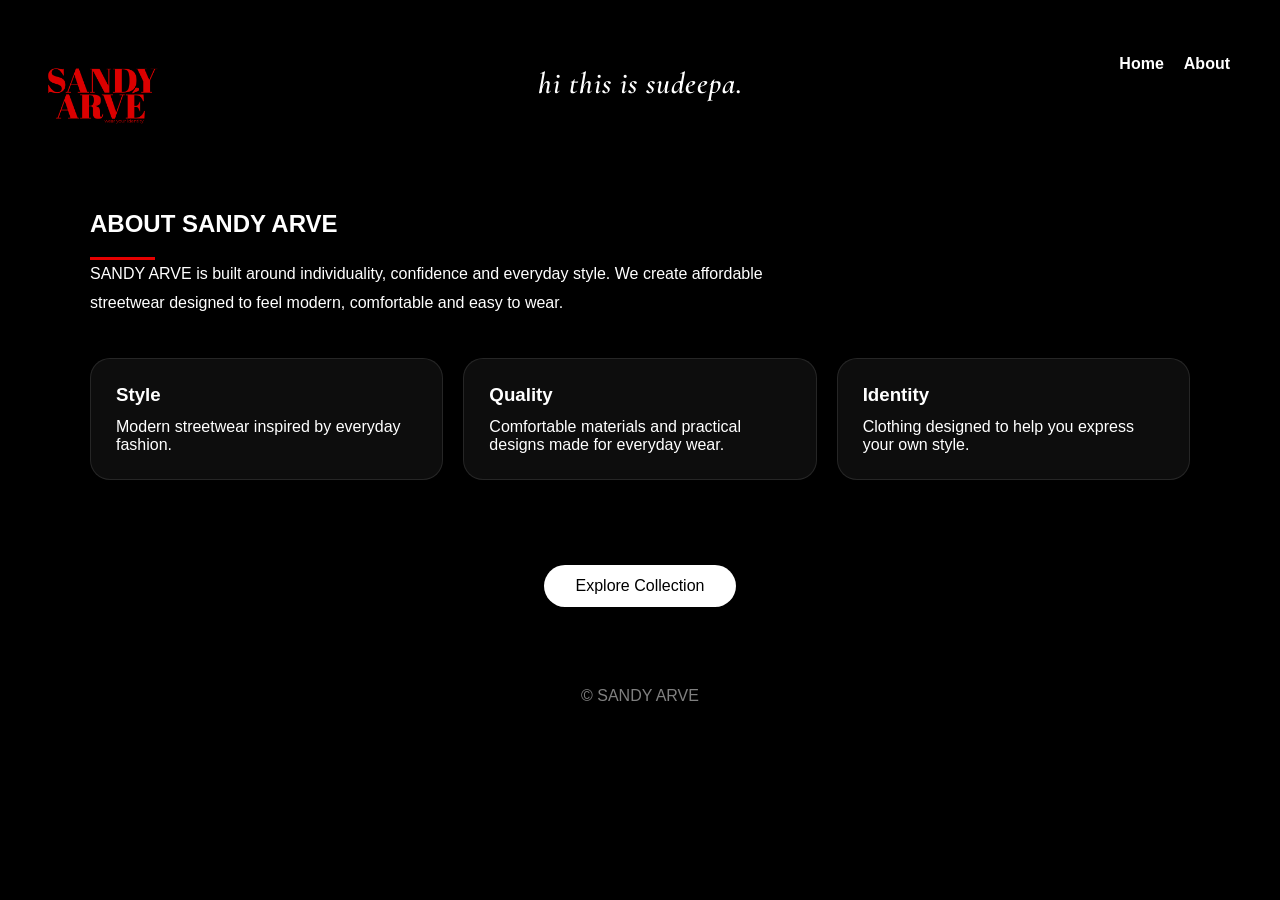
<file: about.html>
<!DOCTYPE html>
<html lang="en">
<head>

    <meta charset="UTF-8">
    <meta name="viewport"
          content="width=device-width, initial-scale=1.0">

    <title>About | SANDY ARVE</title>
    <link rel="stylesheet" href="style.css">
<link rel="preconnect" href="https://fonts.googleapis.com">
<link rel="preconnect" href="https://fonts.gstatic.com" crossorigin>
<link href="https://fonts.googleapis.com/css2?family=Cormorant+Garamond:ital,wght@1,600&display=swap" rel="stylesheet">
</head>

<body>

<header>

    <img src="images/logo.png" alt="Sandy Arve Logo" class="siteLogo">

    <p class="aboutTagline">hi this is sudeepa.</p>

    <nav>
        <a href="index.html">Home</a>
        <a href="about.html">About</a>
    </nav>

</header>

<section class="about-section">

    <div class="about-text">
        <h2>ABOUT SANDY ARVE</h2>
        <p>SANDY ARVE is built around individuality, confidence and everyday style.
    We create affordable streetwear designed to feel modern, comfortable and easy to wear.</p>
    </div>

    <div class="about-features">

    <div class="feature-card">
        <h3>Style</h3>
        <p>Modern streetwear inspired by everyday fashion.</p>
    </div>

    <div class="feature-card">
        <h3>Quality</h3>
        <p>Comfortable materials and practical designs made for everyday wear.</p>
    </div>

    <div class="feature-card">
        <h3>Identity</h3>
        <p>Clothing designed to help you express your own style.</p>
    </div>

</div>
    <a class="secondary-button" href="index.html">Explore Collection</a>

</section>

<footer>

    © SANDY ARVE

</footer>

</body>
</html>
</file>
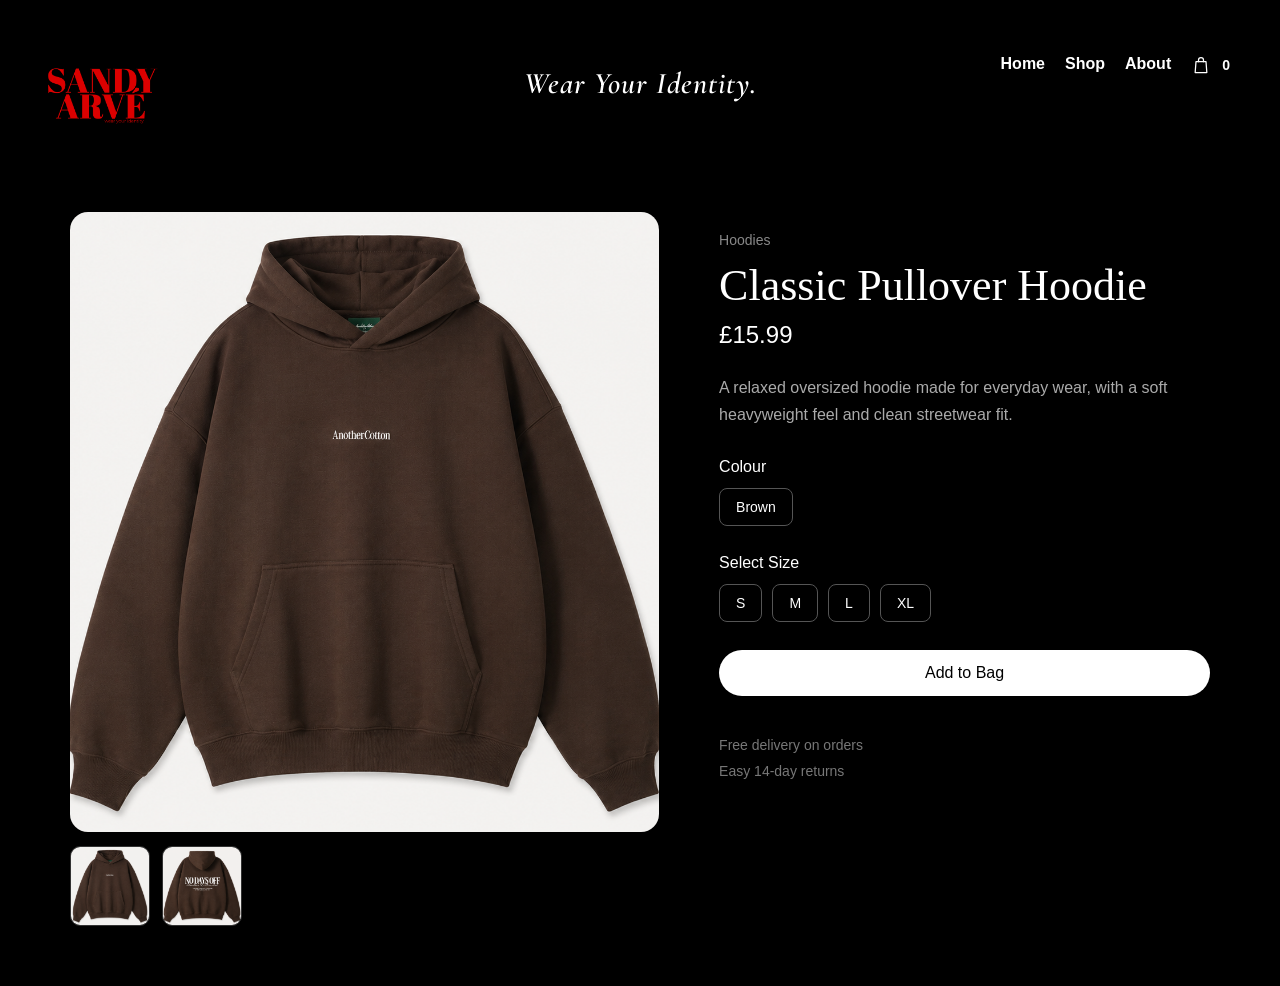
<file: hoodie.html>
<!DOCTYPE html>
<html lang="en">

<head>
    <meta charset="UTF-8">
    <meta name="viewport" content="width=device-width, initial-scale=1.0">

    <title>Classic Pullover Hoodie | SANDY ARVE</title>

    <link rel="stylesheet" href="style.css">
    <link rel="preconnect" href="https://fonts.googleapis.com">
<link rel="preconnect" href="https://fonts.gstatic.com" crossorigin>
<link href="https://fonts.googleapis.com/css2?family=Cormorant+Garamond:ital,wght@1,600&display=swap" rel="stylesheet">
</head>

<body>
<div id="cartPanel">

    <div class="cartHeader">
        <h2>Your Cart</h2>
        <button id="closeCart">×</button>
    </div>

    <div id="cartItems">
        <p>Your cart is empty.</p>
    </div>

</div>
    <header>

        <img src="images/logo.png" alt="Sandy Arve Logo" class="siteLogo">

        <p class="aboutTagline">Wear Your Identity.</p>

        <nav>
    <a href="index.html">Home</a>
    <a href="shop.html">Shop</a>
    <a href="about.html">About</a>

   <a href="#" id="cartButton" aria-label="Open shopping cart">
    <svg class="cartIcon" viewBox="0 0 24 24">
        <path d="M6 8h12l1 13H5L6 8z"></path>
        <path d="M9 8V6a3 3 0 0 1 6 0v2"></path>
    </svg>
    <span id="cartCount">0</span>
</a>
</nav>

    </header>

    <main class="product-detail">

        <section class="product-detail-images">

            <img
                src="images/hoodie-front.jpg"
                alt="Classic Pullover Hoodie Front View"
                class="detail-main-image"
                id="hoodieMainImage"
            >

            <div class="detail-thumbnails">

                <img
                    src="images/hoodie-front.jpg"
                    alt="Hoodie Front View"
                    class="detail-thumbnail"
                    onclick="document.getElementById('hoodieMainImage').src='images/hoodie-front.jpg'"
                >

                <img
                    src="images/hoodie-back.jpg"
                    alt="Hoodie Back View"
                    class="detail-thumbnail"
                    onclick="document.getElementById('hoodieMainImage').src='images/hoodie-back.jpg'"
                >

            </div>

        </section>

        <section class="product-detail-info">

            <p class="product-category">Hoodies</p>

            <h1>Classic Pullover Hoodie</h1>

            <p class="detail-price">£15.99</p>

            <p class="detail-description">
                A relaxed oversized hoodie made for everyday wear,
                with a soft heavyweight feel and clean streetwear fit.
            </p>

            <div class="product-option">

                <p>Colour</p>

                <button class="colour-option" type="button">
                    Brown
                </button>

            </div>

            <div class="product-option">

                <p>Select Size</p>

                <div class="size-options">
    <button type="button" onclick="selectSize(this)">S</button>
    <button type="button" onclick="selectSize(this)">M</button>
    <button type="button" onclick="selectSize(this)">L</button>
    <button type="button" onclick="selectSize(this)">XL</button>
</div>

            </div>

            <button class="add-to-bag" type="button" onclick="addHoodieToBag()">
    Add to Bag
</button>

<p id="bagMessage"></p>

            <div class="product-extra">
                <p>Free delivery on orders </p>
                <p>Easy 14-day returns</p>
            </div>

        </section>

    </main>
<script>

let selectedSize = "";

function selectSize(button) {

    document.querySelectorAll(".size-options button").forEach(btn => {
        btn.classList.remove("selected-size");
    });

    button.classList.add("selected-size");

    selectedSize = button.textContent;
}

function addHoodieToBag() {

    if (selectedSize === "") {
        document.getElementById("bagMessage").textContent =
            "Please select a size first.";
        return;
    }

    const product = {
        name: "Classic Pullover Hoodie",
        price: 15.99,
        size: selectedSize,
        image: "images/hoodie-front.jpg",
        quantity: 1
    };

    let cart = JSON.parse(localStorage.getItem("sandyArveCart")) || [];

    cart.push(product);
localStorage.setItem("sandyArveCart", JSON.stringify(cart));
    updateCartCount();

    document.getElementById("bagMessage").textContent =
        "Added to bag ✓";
}
function updateCartCount() {
    const cart = JSON.parse(localStorage.getItem("sandyArveCart")) || [];

    const totalItems = cart.reduce((sum, item) => {
        return sum + item.quantity;
    }, 0);

    document.getElementById("cartCount").textContent = totalItems;
}




updateCartCount();
</script>
<script src="script.js"></script>
</body>

</html>
</file>
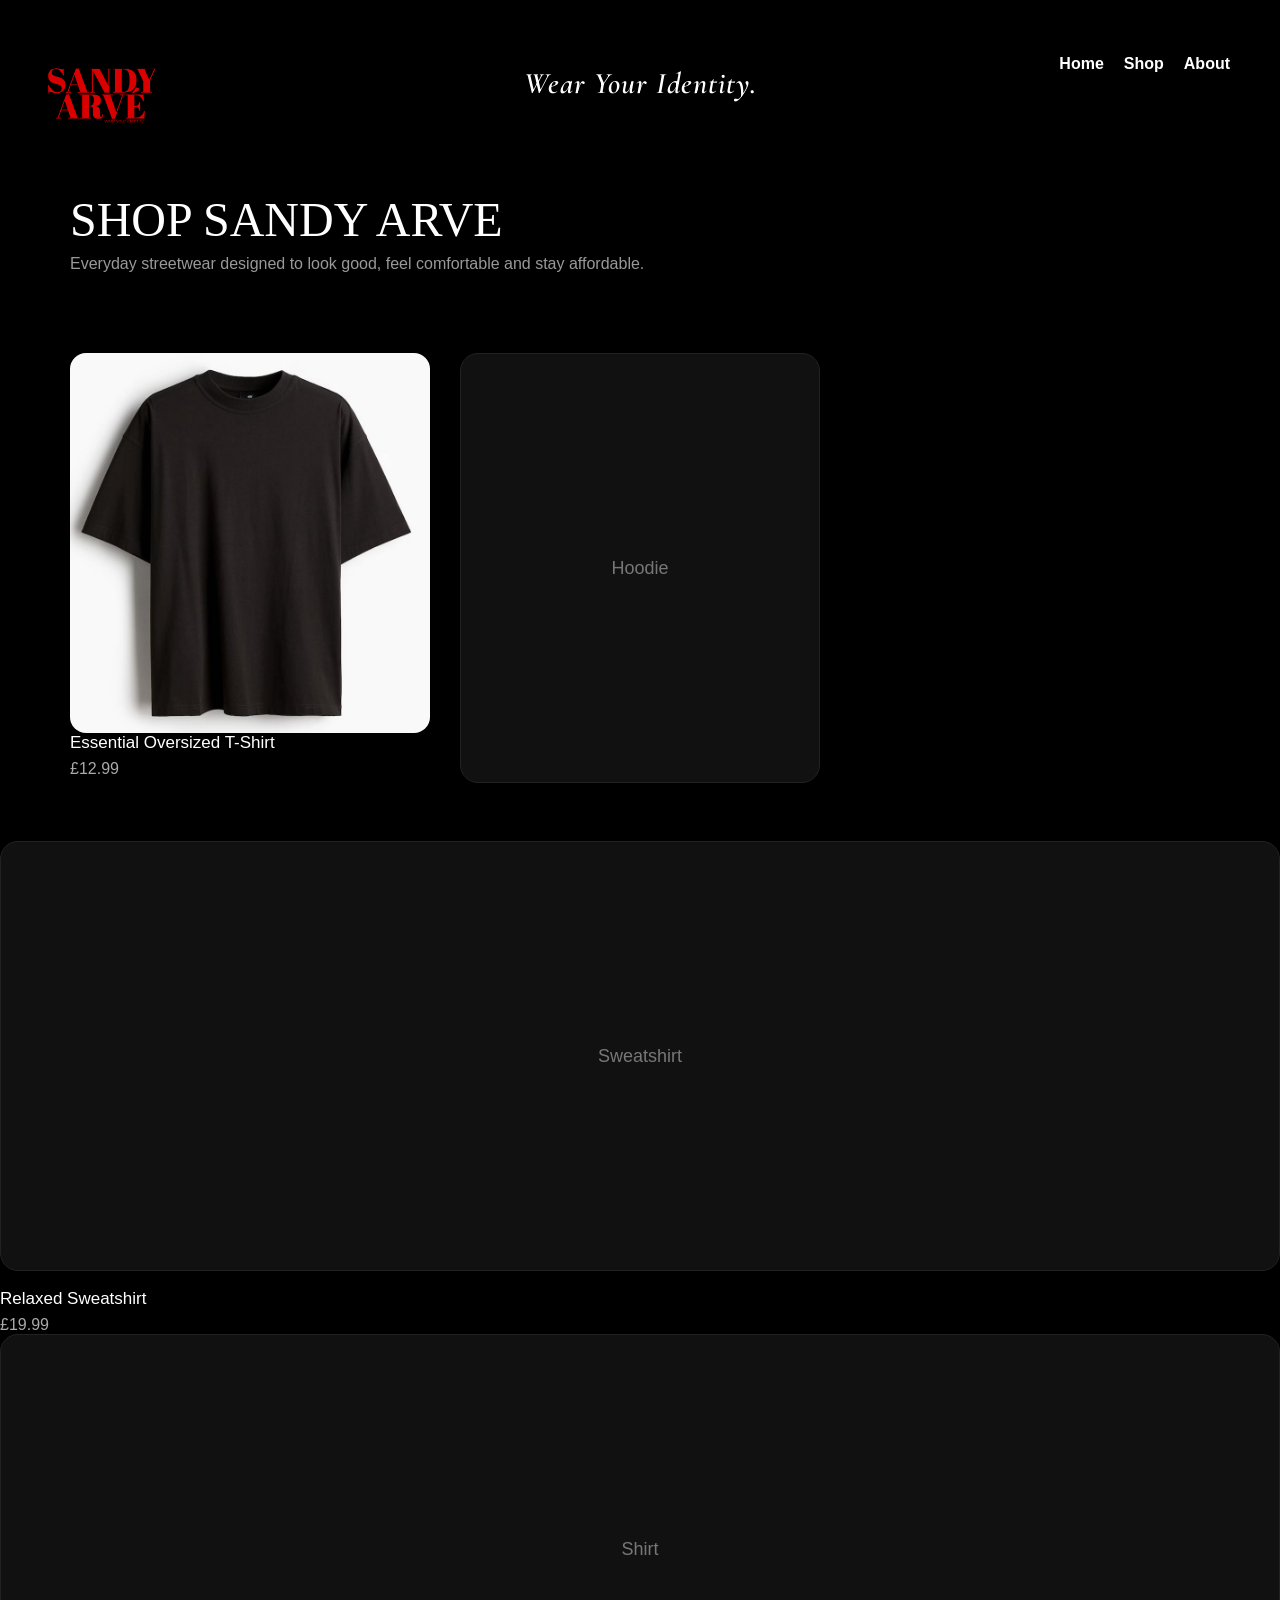
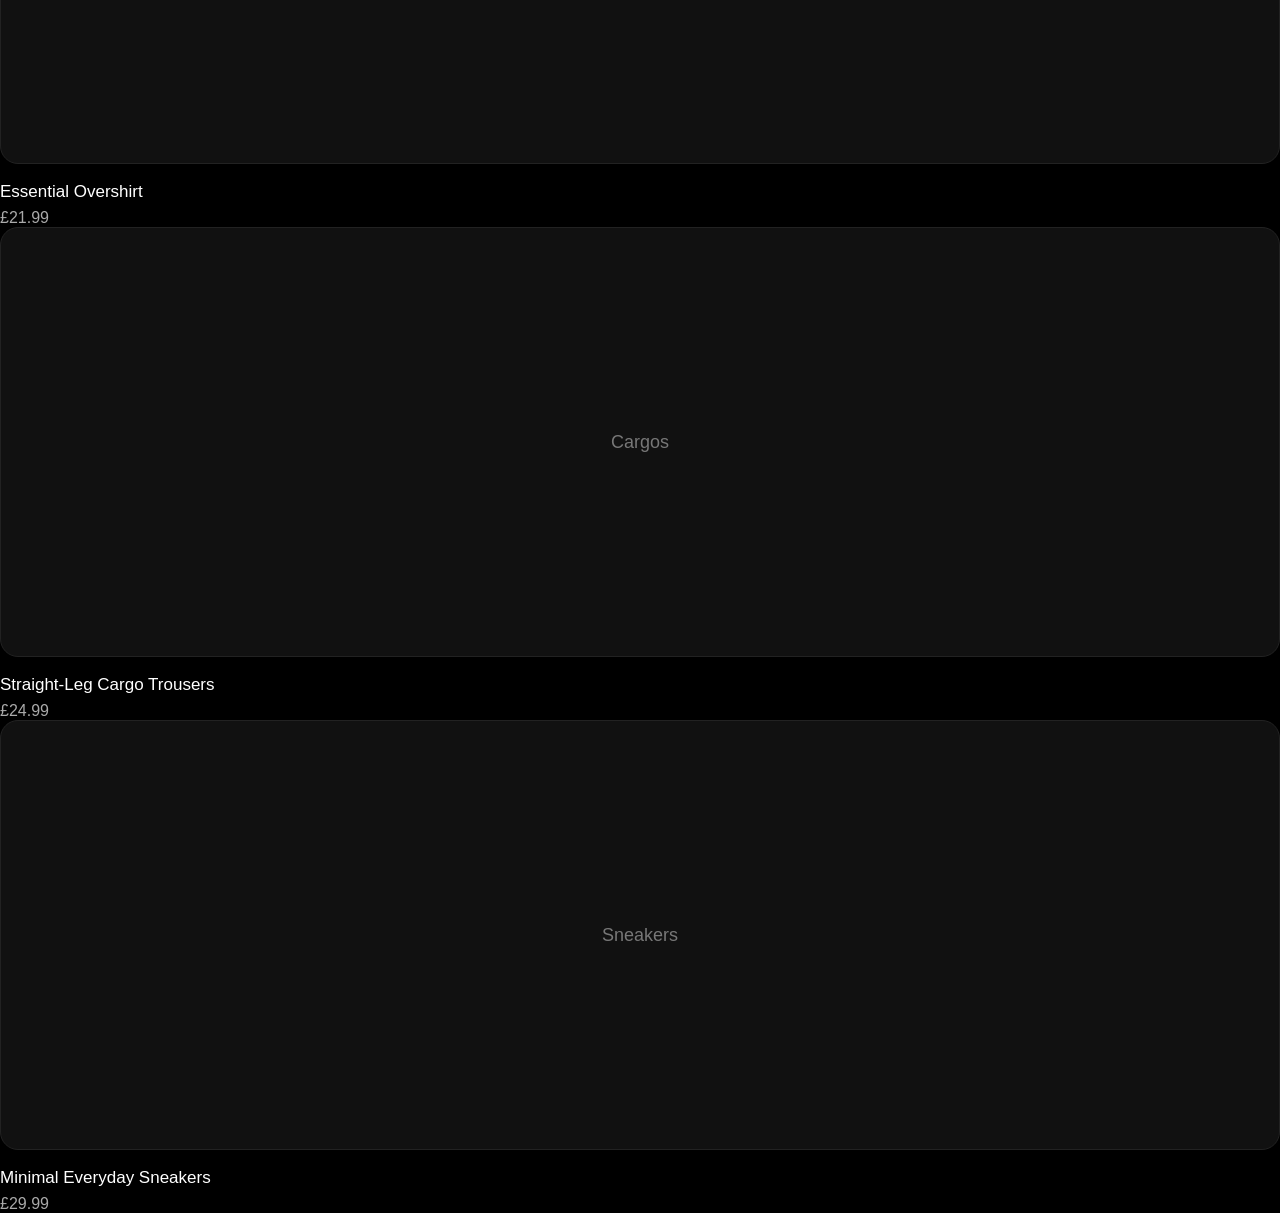
<file: shop.html>
<!DOCTYPE html>
<html lang="en">

<head>
    <meta charset="UTF-8">
    <meta name="viewport" content="width=device-width, initial-scale=1.0">

    <title>Shop | SANDY ARVE</title>

    <link rel="stylesheet" href="style.css">
    <link rel="preconnect" href="https://fonts.googleapis.com">
<link rel="preconnect" href="https://fonts.gstatic.com" crossorigin>
<link href="https://fonts.googleapis.com/css2?family=Cormorant+Garamond:ital,wght@1,600&display=swap" rel="stylesheet">
</head>

<body>

    <header>

        <img src="images/logo.png" alt="Sandy Arve Logo" class="siteLogo">

        <p class="aboutTagline">Wear Your Identity.</p>

        <nav>
            <a href="index.html">Home</a>
            <a href="shop.html">Shop</a>
            <a href="about.html">About</a>
        </nav>

    </header>

    <section class="shop-section">

        <h1>SHOP SANDY ARVE</h1>

        <p class="shop-intro">
            Everyday streetwear designed to look good, feel comfortable and stay affordable.
        </p>

    </section>
<div class="product-grid">

    
    <div class="product-card">
        <img src="images/tshirt.jpg"
             alt="Essential Oversized T-Shirt"
             class="product-image">

        <div class="product-info">
            <h3>Essential Oversized T-Shirt</h3>
            <p class="product-price">£12.99</p>
        </div>

    </div>

    <div class="product-card">
        <div class="product-image-placeholder">Hoodie</div>
    </div>
    
    <!-- other products -->

</div>

    <div class="product-card">
        <div class="product-image-placeholder">Sweatshirt</div>
        <h3>Relaxed Sweatshirt</h3>
        <p class="product-price">£19.99</p>
    </div>

    <div class="product-card">
        <div class="product-image-placeholder">Shirt</div>
        <h3>Essential Overshirt</h3>
        <p class="product-price">£21.99</p>
    </div>

    <div class="product-card">
        <div class="product-image-placeholder">Cargos</div>
        <h3>Straight-Leg Cargo Trousers</h3>
        <p class="product-price">£24.99</p>
    </div>

    <div class="product-card">
        <div class="product-image-placeholder">Sneakers</div>
        <h3>Minimal Everyday Sneakers</h3>
        <p class="product-price">£29.99</p>
    </div>

</div>
</body>

</html>
</file>
<file: style.css>
*{
@import url('https://fonts.googleapis.com/css2?family=Cormorant+Garamond:ital,wght@0,400;1,400&display=swap');

    margin:0;
    padding:0;
    box-sizing:border-box;
    font-family:Arial, Helvetica, sans-serif;
@import url('https://fonts.googleapis.com/css2?family=DM+Serif+Display:ital@0;1&display=swap');
}

body{

    background:#000;
    color:white;

}

header{

    text-align:center;
    padding:50px;

}

header h1{

    font-size:60px;
    letter-spacing:8px;

}

header p{

    color:gray;
    margin-top:15px;

}

header nav{

    margin-top:25px;
    display:flex;
    justify-content:center;
    gap:20px;

}

header nav a{

    color:white;
    text-decoration:none;
    font-weight:bold;
    transition:.2s;

}

header nav a:hover{

    color:#ccc;

}

.about-section{

    width:90%;
    max-width:1100px;
    margin:50px auto;
    display:grid;
    gap:40px;
    align-items:start;
}

.about-text{

    max-width:700px;
    line-height:1.8;
}

.about-text h2::after {
    content: "";
    display: block;
    width: 65px;
    height: 3px;
    background: #e60000;
    margin-top: 12px;
}

.about-features{

    display:grid;
    grid-template-columns:repeat(auto-fit,minmax(220px,1fr));
    gap:20px;
}

.feature-card{

    background:rgba(255,255,255,0.05);
    border:1px solid rgba(255,255,255,0.1);
    padding:25px;
    border-radius:20px;
}

.feature-card h3{

    margin-bottom:12px;
}

.secondary-button {
    display: block;
    width: fit-content;
    margin: 45px auto 0;
    padding: 12px 32px;
    border: none;
    border-radius: 30px;
    background: white;
    color: black;
    text-decoration: none;
    font-size: 16px;
    transition: all 0.3s ease;
}

.secondary-button:hover {
    background: #e60000;
    color: white;
    transform: translateY(-2px);
    box-shadow: 0 8px 20px rgba(230, 0, 0, 0.25);
}



.hero{

    height:18vh;

    display:flex;
    flex-direction:column;

    justify-content:center;
    align-items:center;

}

.heroTitle {
    text-align: center;
    margin: 0 0 20px 0;
    line-height: 0.82;
}

.lineOne {
    display: block;
    font-family: "Cormorant Garamond", serif;
    font-size: 82px;
    font-weight: 400;
    font-style: normal;
}

.lineTwo {
    display: block;
    font-family: "Cormorant Garamond", serif;
    font-size: 88px;
    font-weight: 400;
    font-style: italic;
    margin-top: 8px;
}

button {
    padding: 10px 22px;
    border-radius: 20px;
    border: none;
    font-size: 14px;
    cursor: pointer;
}

button:hover{

    background:#888;

    color:white;

}

.gallery{

    width:90%;
    margin:auto;

    display:grid;

    grid-template-columns:repeat(auto-fit,minmax(300px,1fr));

    gap:25px;

    padding:20px 0;

}

.card{

    overflow:hidden;
    border-radius:150px 150px 20px 20px;

}

.card img {
    width: 100%;
    height: 420px;
    object-fit: cover;
    object-position: center top;
    transition: .5s;
}

.card img:hover{

    transform:scale(1.08);

}

footer{

    text-align:center;

    color:gray;

    padding:30px;

}

#cartButton {
    display: inline-flex;
    align-items: center;
    gap: 6px;
    text-decoration: none;
    color: white;
}

#cartButton:hover {
    color: #aaa;
}

#cartCount {
    position: static;
    margin: 0;
    font-size: 14px;
    font-weight: 600;
    line-height: 1;
    color: white;
}

#cartPanel {
    position: fixed;
    top: 0;
    right: -400px;
    width: 350px;
    height: 100vh;
    background: white;
    color: black;
    padding: 25px;
    z-index: 1000;
    transition: right 0.3s ease;
}

#cartPanel.open {
    right: 0;
}

.cartHeader {
    display: flex;
    justify-content: space-between;
    align-items: center;
}

#closeCart {
    background: none;
    border: none;
    font-size: 24px;
    cursor: pointer;
}


#cartItems {
    margin-top: 25px;
}

nav {
    position: absolute;
    top: 30px;
    right: 50px;
    display: flex;
    gap: 30px;
}

nav a {
    color: white;
    text-decoration: none;
    font-weight: bold;
}
.cartIcon {
    width: 20px;
    height: 20px;
    fill: none;
    stroke: white;
    stroke-width: 1.5;
    stroke-linecap: round;
    stroke-linejoin: round;
}.siteLogo {
    position: absolute;
    top: 25px;
    left: 35px;
    width: 140px;
    height: auto;
}
.aboutTagline {
    font-family: "Cormorant Garamond", serif;
    font-size: 30px;
    font-weight: 600;
    font-style: italic;
    letter-spacing: 1px;
    color: white;
}

.shop-section {
    max-width: 1200px;
    margin: 40px auto 80px;
    padding: 0 30px;
}

.shop-section h1 {
    font-family: "DM Serif Display", serif;
    font-size: 48px;
    font-weight: 400;
    margin-bottom: 8px;
}

.shop-intro {
    color: #999;
    font-size: 16px;
    margin-bottom: 45px;
}

.product-grid {
    display: grid;
    grid-template-columns: repeat(3, 1fr);
    gap: 35px 25px;
}

.product-card {
    cursor: pointer;
}

.product-image-placeholder {
    height: 430px;
    background: #111;
    border: 1px solid #222;
    border-radius: 18px;
    display: flex;
    align-items: center;
    justify-content: center;
    color: #777;
    font-size: 18px;
    margin-bottom: 18px;
    transition: transform 0.3s ease;
}

.product-card:hover .product-image-placeholder {
    transform: translateY(-5px);
}

.product-card h3 {
    font-size: 17px;
    font-weight: 500;
    margin: 0 0 7px;
}

.product-price {
    font-size: 16px;
    color: #aaa;
    margin: 0;
}

/* Mobile */
@media (max-width: 700px) {
    .product-grid {
        grid-template-columns: repeat(2, 1fr);
        gap: 25px 15px;
    }

    .product-image-placeholder {
        height: 280px;
    }

    .shop-section h1 {
        font-size: 38px;
    }

}

.product-card:hover .product-image {
    transform: translateY(-5px);
}
.product-image {
    width: 100%;
    height: 380px;
    object-fit: cover;
    object-position: center;
    display: block;
    border-radius: 18px;
}.product-grid {
    max-width: 1200px;
    margin: 40px auto;
    padding: 0 30px;

    display: grid;
    grid-template-columns: repeat(3, 1fr);
    gap: 30px;
}

.product-card {
    width: 100%;
}

.product-image {
    width: 100%;
    height: 380px;
    object-fit: cover;
    object-position: center;
    border-radius: 16px;
    display: block;
}/* ===== PRODUCT DETAIL PAGE ===== */

.product-detail {
    max-width: 1200px;
    margin: 60px auto;
    padding: 0 30px;

    display: grid;
    grid-template-columns: 1.2fr 1fr;
    gap: 60px;
}

.product-detail-images {
    width: 100%;
}

.detail-main-image {
    width: 100%;
    height: 620px;
    object-fit: cover;
    border-radius: 18px;
    display: block;
}

.detail-thumbnails {
    display: flex;
    gap: 12px;
    margin-top: 14px;
}

.detail-thumbnail {
    width: 80px;
    height: 80px;
    object-fit: cover;
    border-radius: 10px;
    cursor: pointer;
    border: 1px solid #333;
}

.detail-thumbnail:hover {
    border-color: #e60000;
}

.product-detail-info {
    padding-top: 20px;
}

.product-category {
    color: #888;
    font-size: 14px;
    margin-bottom: 12px;
}

.product-detail-info h1 {
    font-family: "DM Serif Display", serif;
    font-size: 44px;
    font-weight: 400;
    margin-bottom: 10px;
}

.detail-price {
    font-size: 24px;
    margin-bottom: 25px;
}

.detail-description {
    color: #aaa;
    line-height: 1.7;
    margin-bottom: 30px;
}

.product-option {
    margin-bottom: 28px;
}

.product-option > p {
    margin-bottom: 12px;
}

.size-options {
    display: flex;
    gap: 10px;
}

.size-options button,
.colour-option {
    background: transparent;
    color: white;
    border: 1px solid #555;
    padding: 10px 16px;
    border-radius: 8px;
    cursor: pointer;
}

.size-options button:hover,
.colour-option:hover {
    border-color: #e60000;
}

.add-to-bag {
    width: 100%;
    background: white;
    color: black;
    padding: 14px;
    border: none;
    border-radius: 25px;
    font-size: 16px;
    cursor: pointer;
    margin-bottom: 25px;
}

.add-to-bag:hover {
    background: #e60000;
    color: white;
}

.product-extra {
    color: #777;
    font-size: 14px;
    line-height: 1.8;
}

@media (max-width: 800px) {
    .product-detail {
        grid-template-columns: 1fr;
    }

    .detail-main-image {
        height: 450px;
    }
}.size-options button.selected-size {
    background: white;
    color: black;
    border-color: white;
}#bagMessage {
    margin-top: 12px;
    font-size: 14px;
    color: #aaa;
}/* Cart item layout */

.cart-item {
    display: flex;
    gap: 15px;
    align-items: flex-start;
    padding: 18px 0;
    border-bottom: 1px solid #ddd;
}

.cart-item img {
    width: 90px;
    height: 110px;
    object-fit: cover;
    border-radius: 8px;
    flex-shrink: 0;
}

.cart-item strong {
    display: block;
    font-size: 16px;
    margin-bottom: 8px;
}

.cart-item p {
    margin: 4px 0;
    font-size: 14px;
    color: #555;
}.cart-quantity {
    display: flex;
    align-items: center;
    gap: 10px;
    margin-top: 10px;
}

.cart-quantity button {
    width: 28px;
    height: 28px;
    border: 1px solid #ccc;
    background: white;
    color: black;
    border-radius: 6px;
    cursor: pointer;
}

.cart-quantity span {
    min-width: 20px;
    text-align: center;
}

.remove-item {
    margin-top: 10px;
    background: none;
    border: none;
    color: #b00000;
    cursor: pointer;
    padding: 0;
    font-size: 13px;
}

.cart-summary {
    display: flex;
    justify-content: space-between;
    align-items: center;
    padding-top: 20px;
    margin-top: 20px;
    border-top: 1px solid #ddd;
    font-size: 18px;
}#cartCount {
    margin-left: 5px;
    font-size: 14px;
    color: white;
    font-weight: 600;
}.shop-button {
    display: inline-block;
    background: white;
    color: black;
    padding: 12px 28px;
    border-radius: 25px;
    text-decoration: none;
    font-size: 15px;
    font-weight: 500;
    transition: 0.3s;
}

.shop-button:hover {
    background: #e5e5e5;
    transform: translateY(-2px);
}
</file>
